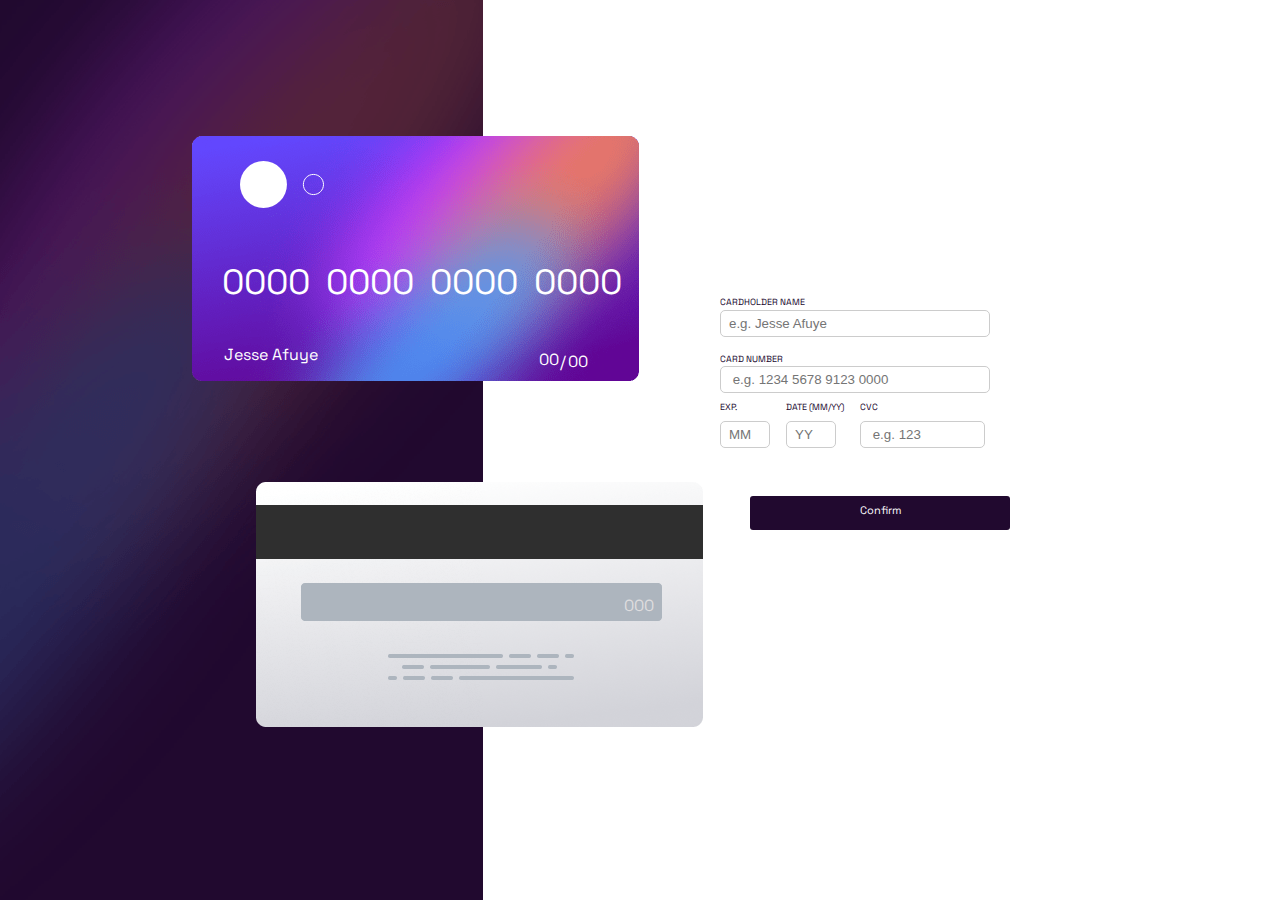
<file: index.html>
<!DOCTYPE html>
<html lang="en">
<head>
  <meta charset="UTF-8">
  <meta name="viewport" content="width=device-width, initial-scale=1.0"> <!-- displays site properly based on user's device -->

  <link rel="icon" type="image/png" sizes="32x32" href="./images/favicon-32x32.png">
  <link rel="preconnect" href="https://fonts.googleapis.com">
<link rel="preconnect" href="https://fonts.gstatic.com" crossorigin>
<link href="https://fonts.googleapis.com/css2?family=Public+Sans:wght@300;400;700&family=Space+Grotesk:wght@500&display=swap" rel="stylesheet">
  <link rel="stylesheet" href="./css/style.css">
  
  <title>Frontend Mentor | Interactive card details form</title>

  <!-- Feel free to remove these styles or customise in your own stylesheet 👍 -->
  <style>
    .attribution { font-size: 11px; text-align: center; }
    .attribution a { color: hsl(228, 45%, 44%); }
  </style>
</head>
<body>
<div class="full_body">
  <div class="left">
    <img src="/images/bg-main-desktop.png">
  </div>
    <div class="front_card">
      <img src="/images/bg-card-front.png">
      <div class="logo">
      <svg width="84" height="47" fill="none" xmlns="http://www.w3.org/2000/svg"><ellipse cx="23.478" cy="23.5" rx="23.478" ry="23.5" fill="#fff"/><path d="M83.5 23.5c0 5.565-4.507 10.075-10.065 10.075-5.559 0-10.065-4.51-10.065-10.075 0-5.565 4.506-10.075 10.065-10.075 5.558 0 10.065 4.51 10.065 10.075Z" stroke="#fff"/></svg></div>
   <div class="front_number">  
  <div class="number1">0000</div> <div class="number2">0000</div> <div class="number3"> 0000</div> <div class="number4">0000</div> 
</div> 
    
<div class="card_name">
  Jesse Afuye
</div>
<div class="card_db">
 <div class="db1">00</div> <div class="dbm">/</div> <div class="db2">00</div>
</div>
</div>
<div class="back_card">
  <img src="/images/bg-card-back.png">
  <div class="card_cvc">
  000
</div>
</div>
<div class="form-container">
  <form action="" method="">
    <div class="form1">
    <label for=" CardholderName"> CARDHOLDER NAME</label>
  </div>
    <input  class="input1" type="text" size="30"  id="CardholderName" name="CardholderName" placeholder="e.g. Jesse Afuye">
    <div id="cardholderNameError"></div>
  </form>
   </div>
   <div class="form_container2">
    <form  action="" method="">
   <div class="form2">
    <label for="cardnumber">CARD NUMBER</label>
  </div>
  <input class="input2" type="text" id="cardnumber" name="cardnumber" pattern="\d*" maxlength="16" placeholder=" e.g. 1234 5678 9123 0000" oninput="validateCardNumber(this.value)">
  <div id="cardNumberError"></div>
</form>
</div>
  
<form>

    <div class="form-container3 ">
      <div class="flex">
<div  class="exp_topic"> 
  <label  for="exp">EXP.</label>
  <input class="exp_input" type="text" id="exp" name="exp" maxlength="2" placeholder="MM">
  <div id="expError"></div>
</div>


<div  class="date_topic">
<label for="Date (MM/YY)">DATE (MM/YY)</label>
<input class="date_input" type="text" id="Date(MM/YY)" maxlength="2" placeholder="YY">
<div id="dateError"></div>
</div>
<div class="cvc_topic">
<label  for="CVC">CVC</label>
<input class="cvc_input" type="text" id="CVC" name="CVC" maxlength="3" placeholder=" e.g. 123">
<div id="cvcError"></div>
</div>
</div>
</div>

</form>


<div class="button-container">
  <a href="#next_page" class="button1"> Confirm</a>
  <p id="errorMessage" style="color:  hsl(0, 100%, 66%);"></p>
</div>

  
<div id="error-message"></div>


  
 

  

  <!-- Completed state start -->


  
<div class="back_page" id="next_page">
  <div class="head_logo">
  <svg width="80" height="80" fill="none" xmlns="http://www.w3.org/2000/svg"><circle cx="40" cy="40" r="40" fill="url(#a)"/><path d="M28 39.92 36.08 48l16-16" stroke="#fff" stroke-width="3"/><defs><linearGradient id="a" x1="-23.014" y1="11.507" x2="0" y2="91.507" gradientUnits="userSpaceOnUse"><stop stop-color="#6348FE"/><stop offset="1" stop-color="#610595"/></linearGradient></defs></svg>
</div>
<h1 class="head">
  Thank you!
</h1>
<p class="para">
  We've added your card details
</p>
<div class="button-container1">
  <a href="" class="button2">  Continue</a>
 
</div>
  <div class="attribution">
    Challenge by <a href="https://www.frontendmentor.io?ref=challenge" target="_blank">Frontend Mentor</a>. 
    Coded by <a href="#">jesse Afuye</a>.
  </div>
</div>
</div>
<script src="app.js"></script>
</body>
</htmly
</file>
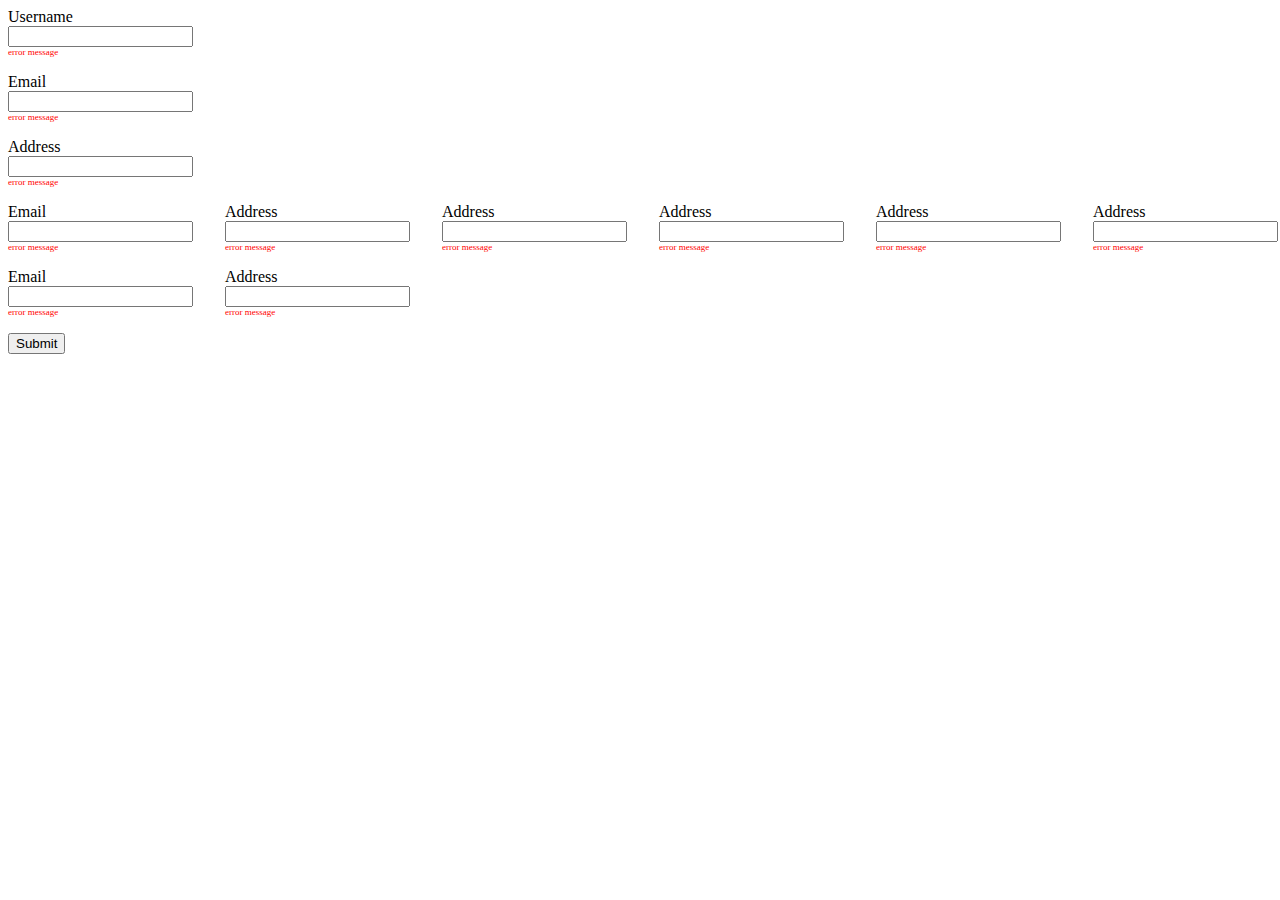
<file: form.html>
<!DOCTYPE html>
<html lang="en">
<head>
    <meta charset="UTF-8">
    <meta name="viewport" content="width=device-width, initial-scale=1.0">
    <title>Document</title>

    <style>
        .form-control {
            margin-bottom: 1rem;
        }

        .form-control label {
            display: block;
        }

        .form-control div {
            font-size: 9px;
            color: red;
        }

        .flex {
            display: flex;
            align-items: center;
            gap: 2rem;
        }
    </style>
</head>
<body>
    <form>
        <div class="form-control">
            <label for="username">Username</label>
            <input type="text" name="username" />
            <div>error message</div>
        </div>
        <div class="form-control">
            <label for="email">Email</label>
            <input type="text" name="email" />
            <div>error message</div>
        </div>
        <div class="form-control">
            <label for="address">Address</label>
            <input type="text" name="address" />
            <div>error message</div>
        </div>

        <div class="flex">
            <div class="form-control">
                <label for="email">Email</label>
                <input type="text" name="email" />
                <div>error message</div>
            </div>
            <div class="form-control">
                <label for="address">Address</label>
                <input type="text" name="address" />
                <div>error message</div>
            </div>
            <div class="form-control">
                <label for="address">Address</label>
                <input type="text" name="address" />
                <div>error message</div>
            </div>
            <div class="form-control">
                <label for="address">Address</label>
                <input type="text" name="address" />
                <div>error message</div>
            </div>
            <div class="form-control">
                <label for="address">Address</label>
                <input type="text" name="address" />
                <div>error message</div>
            </div>
            <div class="form-control">
                <label for="address">Address</label>
                <input type="text" name="address" />
                <div>error message</div>
            </div>
        </div>
        <div class="flex">
            <div class="form-control">
                <label for="email">Email</label>
                <input type="text" name="email" />
                <div>error message</div>
            </div>
            <div class="form-control">
                <label for="address">Address</label>
                <input type="text" name="address" />
                <div>error message</div>
            </div>
           
        </div>

        <button type="submit">Submit</button>

    </form>
</body>
</html>
</file>
<file: css/style.css>
body {
    font-family: Arial, sans-serif;
    margin: 0;
    padding: 0;
    box-sizing: border-box;
  }


.front_card{
    margin-top: -48rem;
    margin-left: 12rem;
}
.logo{
margin-top: -14rem;
margin-left: 3rem;
}
.front_number{
    font-family: 'Public Sans', sans-serif;
font-family: 'Space Grotesk', sans-serif;
font-size: 35px;
margin-top: 3rem;
margin-left: 1.9rem;
color:  hsl(0, 0%, 100%);
display: flex;
gap: 1rem;
}

.card_name{
    margin-top: 2.5rem;
    margin-left: 2rem;
    font-family: 'Public Sans', sans-serif;
    font-family: 'Space Grotesk', sans-serif;
    font-size: medium;
    color:  hsl(0, 0%, 100%);
    
}
.card_db{
    margin-left: 23rem;
    margin-top: -1rem;
    font-family: 'Public Sans', sans-serif;
    font-family: 'Space Grotesk', sans-serif;
    font-size: medium;
    color:  hsl(0, 0%, 100%);
}
.db1{
    
    margin-left: -1.3rem;
}
.dbm{
    
    position: absolute;
    margin-top: -1.2rem;
}
.db2{
    position: absolute;
    margin-top:-1.2rem ;
    margin-left: .5rem;
}


.back_card{
    margin-top: 7rem;
    margin-left: 16rem;
    
}
.card_cvc{
    margin-top: -8.5rem;
    margin-left: 23rem;
   color: hsl(270, 3%, 87%);
    font-family: 'Public Sans', sans-serif;
    font-family: 'Space Grotesk', sans-serif;
}




.form-container{
    margin-left: 45rem;
    margin-top: -20rem;
}
.form1{
    display: block;
    margin-bottom: .1rem;
    color: hsl(278, 68%, 11%);
    font-family: 'Public Sans', sans-serif;
    font-family: 'Space Grotesk', sans-serif;
    font-size: 9px;
}
.input1{
    height: 27px;
    border-radius: 5px;
    outline-color:  hsl(249, 99%, 64%);
    padding: 8px;
    box-sizing: border-box;
    border: 0.5px solid #ccc;
    color: hsl(278, 94%, 30%);
    width: 270px;
    
}




.form_container2{
    margin-left: 45rem;
    margin-top: 1rem;
}
.form2{
    display: block;
    margin-bottom: .1rem;
    color: hsl(278, 68%, 11%);
    font-family: 'Public Sans', sans-serif;
    font-family: 'Space Grotesk', sans-serif;
    font-size: 9px;
}
.input2{
    height: 27px;
    border-radius: 5px;
    padding: 8px;
    box-sizing: border-box;
    border: 1px solid #ccc;
    color: hsl(278, 94%, 30%);
  width: 270px;
  outline-color:  hsl(249, 99%, 64%);
    
}

.input2:invalid {
    outline-color:  hsl(0, 100%, 66%);
  }
  #cardNumberError{
    font-family: 'Public Sans', sans-serif;
    font-family: 'Space Grotesk', sans-serif;
    font-size: 9px;
    color:  hsl(0, 100%, 66%);
    margin-top: .5rem;
  }






.edm{
    margin-left: 45rem;
    margin-top: 2rem;
   
    
}
.form-container3 label {
    display: block;

}
.flex {
    display: flex;
    gap: 1rem;
  }




  .exp_input,
  .date_input,
  .cvc_input {
    width: 50px; /* Adjust the width as needed */
    box-sizing: border-box;
    padding: 0.5rem;
    margin-top: 0.5rem;
  }
.exp_input{
    
    width: 50px;
    height: 27px;
    border-radius: 5px;
    padding: 8px;
    box-sizing: border-box;
    border: 1px solid #ccc;
    color: hsl(278, 94%, 30%);
    outline-color:  hsl(249, 99%, 64%);
    
    
    
}
.exp_input:invalid {
    outline-color:  hsl(0, 100%, 66%);
  }
  #expError{
    font-family: 'Public Sans', sans-serif;
    font-family: 'Space Grotesk', sans-serif;
    font-size: 9px;
    color:  hsl(0, 100%, 66%);
    /* margin-top: 3rem; */
    
  }
.exp_topic{
  margin-left: 45rem;
    
    color: hsl(278, 68%, 11%);
    font-family: 'Public Sans', sans-serif;
    font-family: 'Space Grotesk', sans-serif;
    font-size: 9px;
    
}
  

.date_topic{
   
    
    color: hsl(278, 68%, 11%);
    font-family: 'Public Sans', sans-serif;
    font-family: 'Space Grotesk', sans-serif;
    font-size: 9px;
    
   }
   

.date_input{
   
    width: 50px;
    
    height: 27px;
    border-radius: 5px;
    padding: 8px;
    box-sizing: border-box;
    border: 1px solid #ccc;
    color: hsl(278, 94%, 30%);
    outline-color:  hsl(249, 99%, 64%);
}
.date_input:invalid {
    outline-color:  hsl(0, 100%, 66%);
  }
  #dateError{
    font-family: 'Public Sans', sans-serif;
    font-family: 'Space Grotesk', sans-serif;
    font-size: 9px;
    color:  hsl(0, 100%, 66%);
    /* margin-top: 2.5rem; */
    
  }


.cvc_topic{
    
    color: hsl(278, 68%, 11%);
    font-family: 'Public Sans', sans-serif;
    font-family: 'Space Grotesk', sans-serif;
    font-size: 9px;
   

}

.cvc_input{
 
    width: 125px;
  
    height: 27px;
    border-radius: 5px;
    padding: 8px;
    box-sizing: border-box;
    border: 1px solid #ccc;
    color: hsl(278, 94%, 30%);
    outline-color:  hsl(249, 99%, 64%);
}
.cvc_input:invalid {
    outline-color:  hsl(0, 100%, 66%);
  }
  #cvcError{
    font-family: 'Public Sans', sans-serif;
    font-family: 'Space Grotesk', sans-serif;
    font-size: 9px;
    color:  hsl(0, 100%, 66%);
    /* margin-top: 2rem; */
    
  }





.button-container{
    text-align: center;
    transform: rotateY('180deg');
    margin-bottom: -89rem;
    margin-top: 3rem;
    margin-left: 30rem;
  
}


.button1{
    display: inline-block;
    padding: 7px 100px; /* Adjust the padding as needed */
    text-decoration: none;
    background-color:hsl(278, 68%, 11%);

    color: hsl(0, 0%, 100%) ;
   
    border-radius: 3px; 
    transition: background-color 0.3s ease, color 0.3s ease;
    font-family: 'Public Sans', sans-serif;
    font-family: 'Space Grotesk', sans-serif;
    font-size: 11px;
    height: 20px;
    width: 60px;
   
}

.back_page{
   
    margin-top: 65rem;
    margin-left: 48rem;
    display: none;
    
}


.head_logo{
    margin-top: -16rem;
    margin-left: 3rem;
    
    
}
.head{
    font-family: 'Public Sans', sans-serif;
    font-family: 'Space Grotesk', sans-serif;
    color:  hsl(278, 94%, 30%);
}
.para{
    font-family: 'Public Sans', sans-serif;
    font-family: 'Space Grotesk', sans-serif;
    color: hsl(279, 6%, 55%);
}
.button2{
    display: inline-block;
    padding: 7px 100px; /* Adjust the padding as needed */
    text-decoration: none;
    background-color:hsl(278, 68%, 11%);

    color: hsl(0, 0%, 100%) ;
   
    border-radius: 3px; 
    transition: background-color 0.3s ease, color 0.3s ease;
    font-family: 'Public Sans', sans-serif;
    font-family: 'Space Grotesk', sans-serif;
    font-size: 11px;
    height: 20px;
    width: 60px;
}

.attribution{
    margin-left: -11rem;
    margin-top: 1rem;
    font-family: 'Public Sans', sans-serif;
    font-family: 'Space Grotesk', sans-serif;
    font-size: 11px;
    height: 20px;
    color: hsl(278, 68%, 11%);
}

#cardholderNameError{
    font-family: 'Space Grotesk', sans-serif;
    font-size: 9px;
    color:  hsl(0, 100%, 66%);
}
</file>
